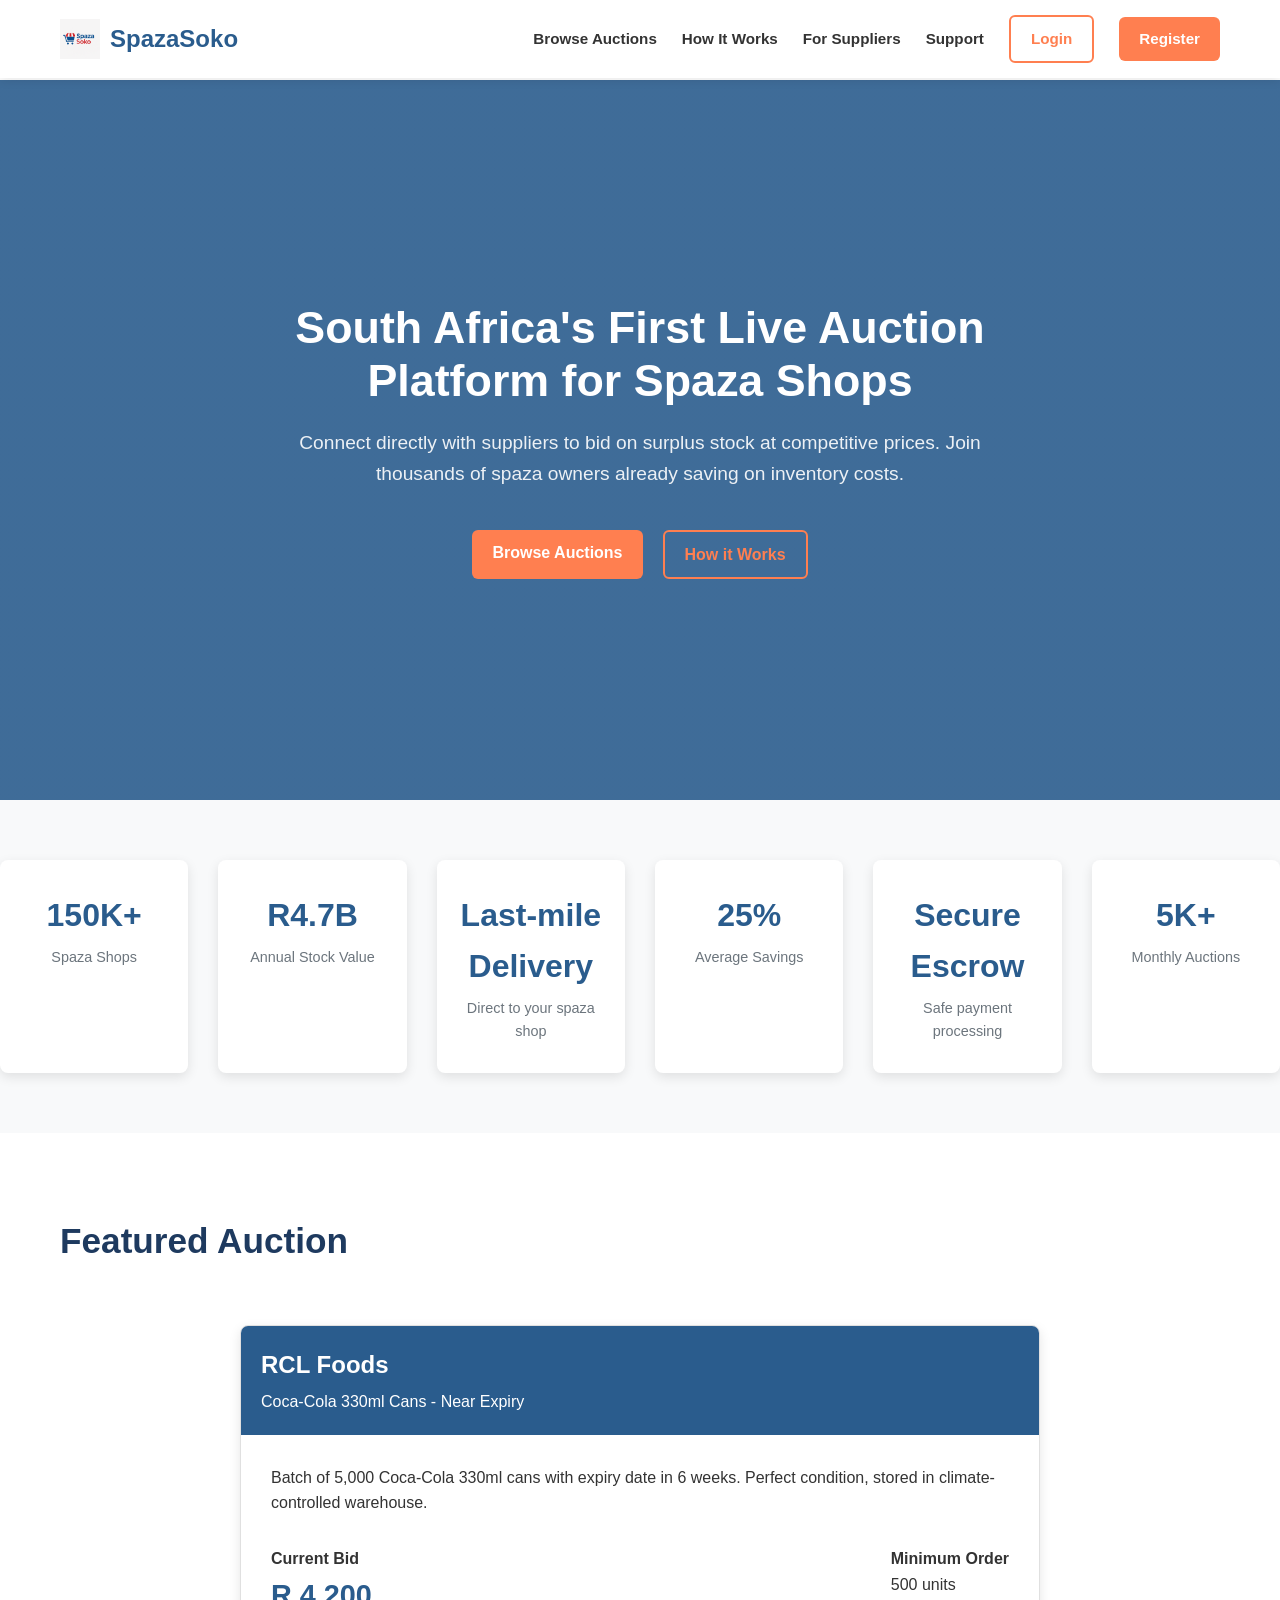
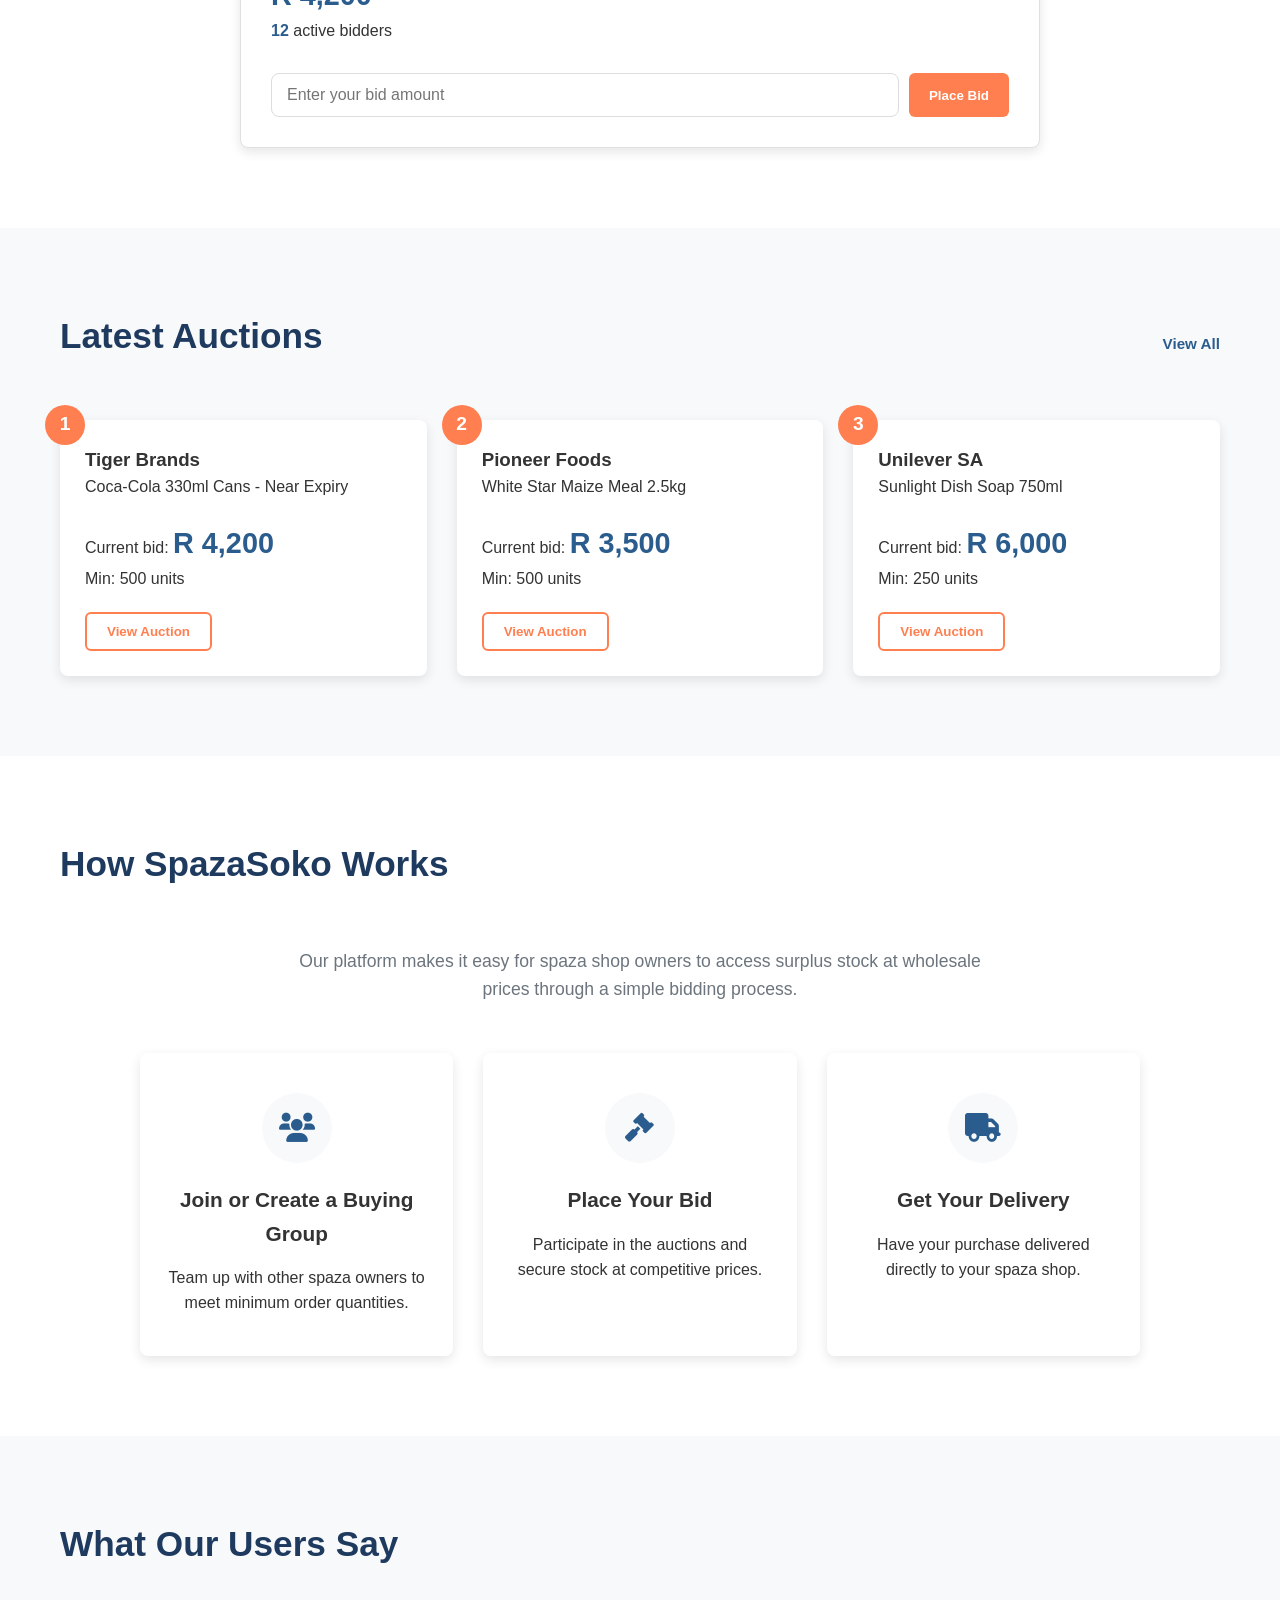
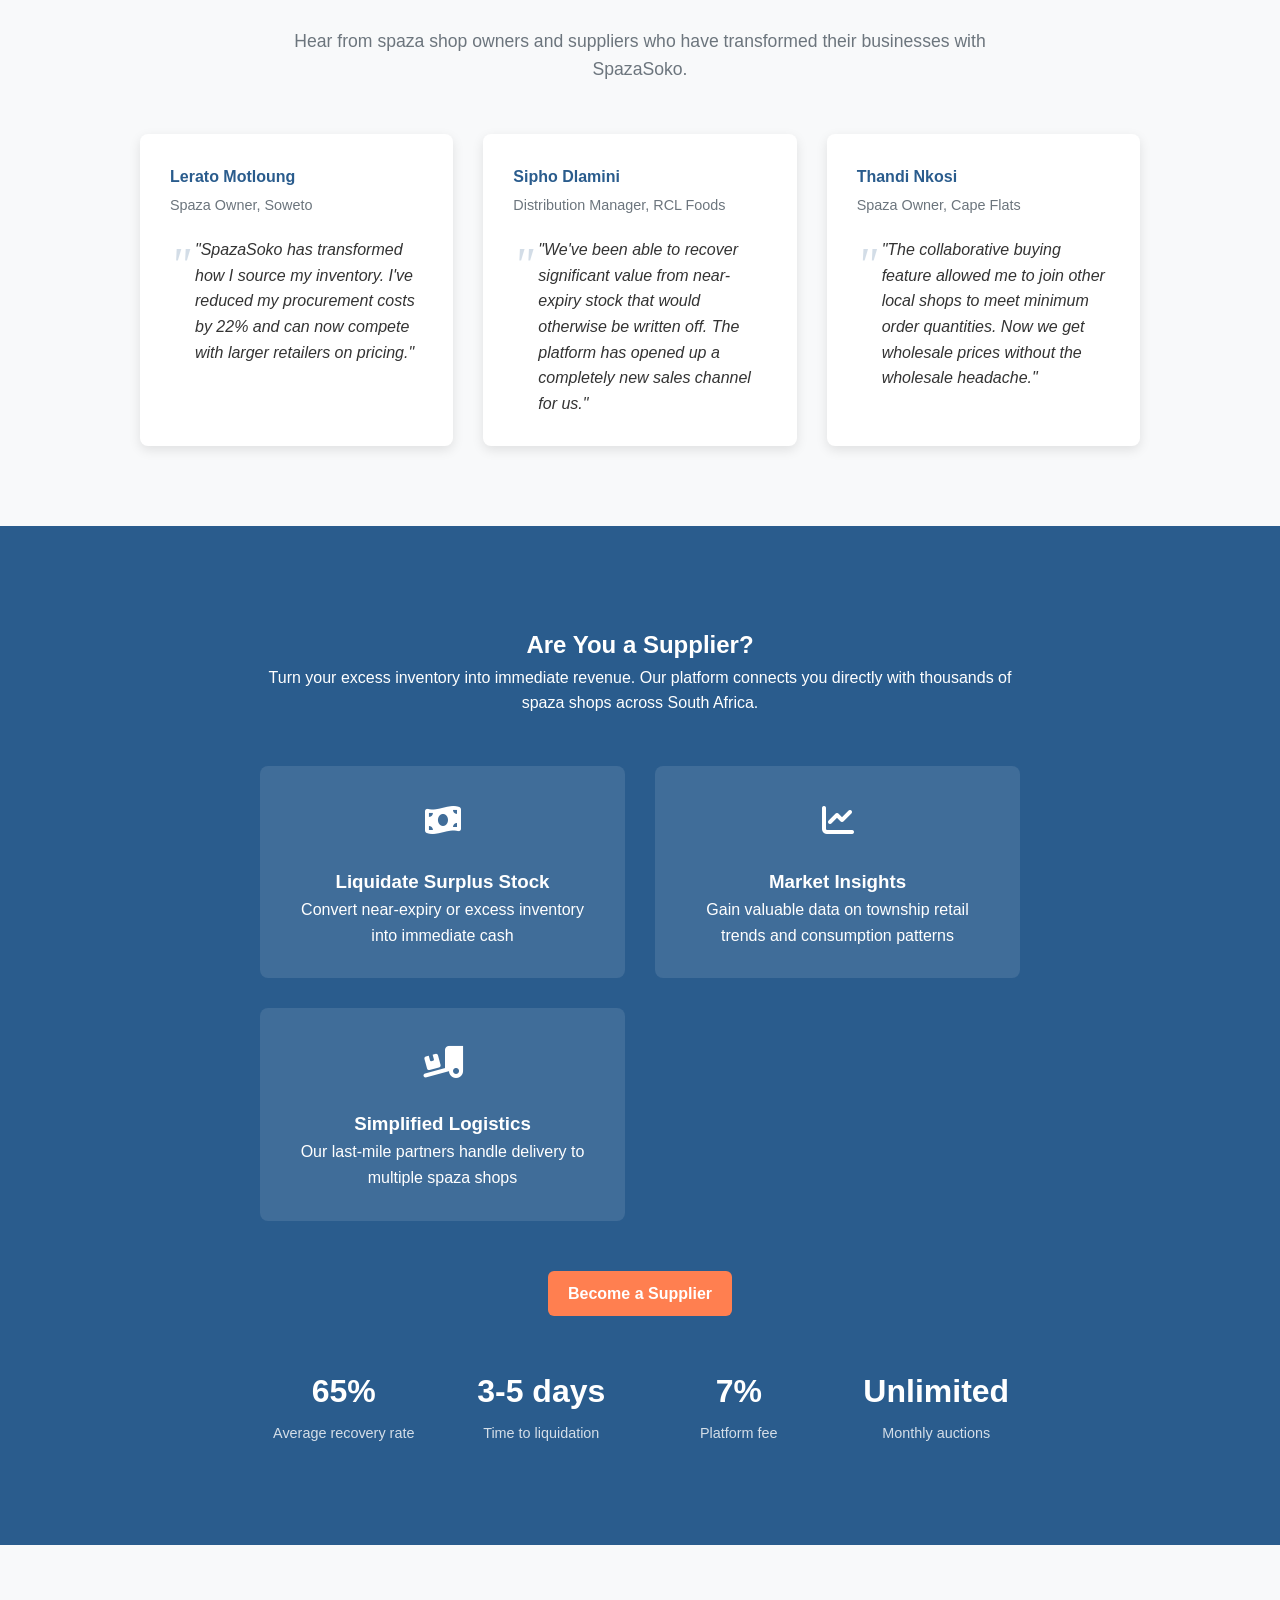
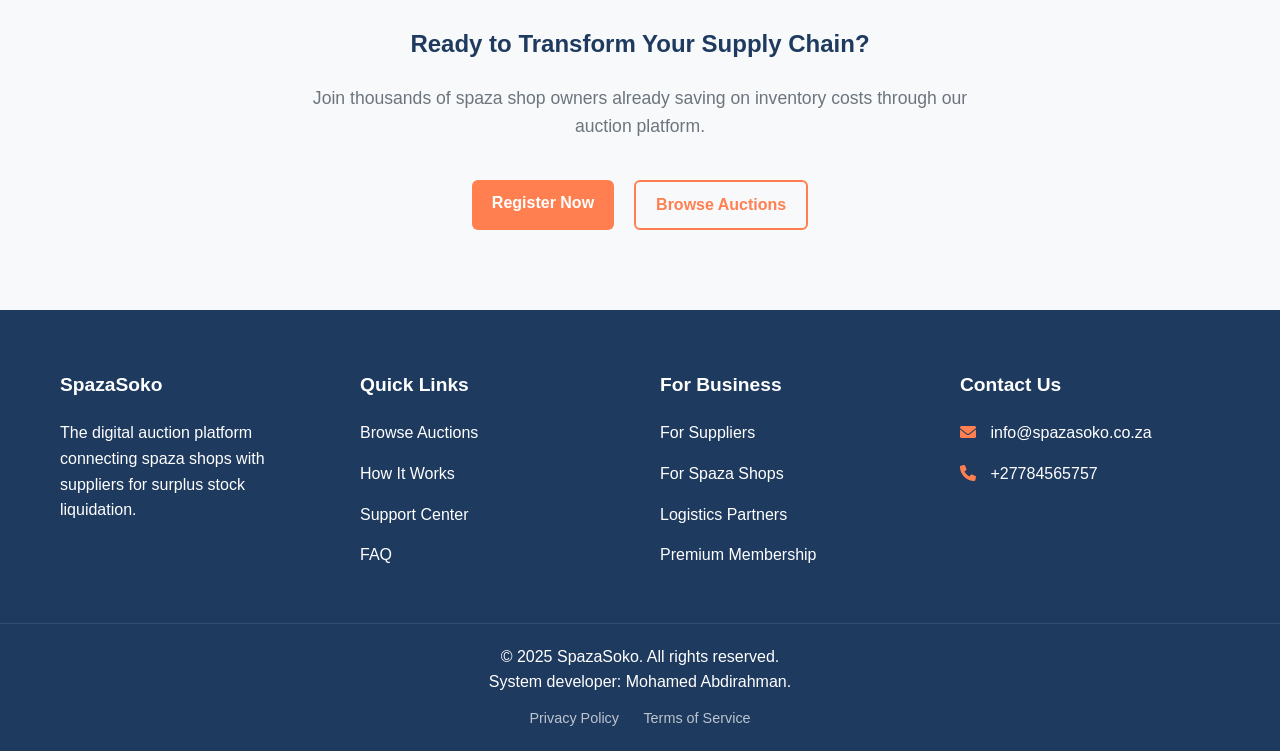
<file: index.html>
<!DOCTYPE html>
<html lang="en">
<head>
    <meta charset="UTF-8">
    <meta name="viewport" content="width=device-width, initial-scale=1.0">
    <title>SpazaSoko - Live Auction Platform for Spaza Shops</title>
    <link rel="stylesheet" href="style.css">
    <link rel="stylesheet" href="https://cdnjs.cloudflare.com/ajax/libs/font-awesome/6.0.0-beta3/css/all.min.css">
</head>
<body>
    <header>
        <nav>
            <div class="logo">
                <img src="logo.png" alt="SpazaSoko Logo">
                <span>SpazaSoko</span>
            </div>
            <ul class="nav-links">
                <li><a href="./brows.html">Browse Auctions</a></li>
                <li><a href="./work.html">How It Works</a></li>
                <li><a href="./supply.html">For Suppliers</a></li>
                <li><a href="support.html">Support</a></li>
                <li><a href="./login.html" class="btn-outline">Login</a></li>
                <li><a href="./signup.html" class="btn-primary">Register</a></li>
            </ul>
            <div class="burger">
                <i class="fas fa-bars"></i>
            </div>
        </nav>
    </header>

    <section class="hero">
        <div class="hero-content">
            <h1>South Africa's First Live Auction Platform for Spaza Shops</h1>
            <p>Connect directly with suppliers to bid on surplus stock at competitive prices. Join thousands of spaza owners already saving on inventory costs.</p>
            <div class="hero-buttons">
                <a href="#" class="btn-primary">Browse Auctions</a>
                <a href="#" class="btn-outline">How it Works</a>
            </div>
        </div>
    </section>

    <section class="stats">
        <div class="stats-container">
            <div class="stat-item">
                <h3>150K+</h3>
                <p>Spaza Shops</p>
            </div>
            <div class="stat-item">
                <h3>R4.7B</h3>
                <p>Annual Stock Value</p>
            </div>
            <div class="stat-item">
                <h3>Last-mile Delivery</h3>
                <p>Direct to your spaza shop</p>
            </div>
            <div class="stat-item">
                <h3>25%</h3>
                <p>Average Savings</p>
            </div>
            <div class="stat-item">
                <h3>Secure Escrow</h3>
                <p>Safe payment processing</p>
            </div>
            <div class="stat-item">
                <h3>5K+</h3>
                <p>Monthly Auctions</p>
            </div>
        </div>
    </section>

    <section class="featured-auction">
        <div class="section-header">
            <h2>Featured Auction</h2>
        </div>
        <div class="auction-card">
            <div class="auction-header">
                <h3>RCL Foods</h3>
                <p>Coca-Cola 330ml Cans - Near Expiry</p>
            </div>
            <div class="auction-details">
                <p>Batch of 5,000 Coca-Cola 330ml cans with expiry date in 6 weeks. Perfect condition, stored in climate-controlled warehouse.</p>
                <div class="auction-meta">
                    <div>
                        <h4>Current Bid</h4>
                        <p class="bid-amount">R 4,200</p>
                        <p><span class="active-bidders">12</span> active bidders</p>
                    </div>
                    <div>
                        <h4>Minimum Order</h4>
                        <p>500 units</p>
                    </div>
                </div>
                <div class="bid-form">
                    <input type="number" placeholder="Enter your bid amount">
                    <button class="btn-primary">Place Bid</button>
                </div>
            </div>
        </div>
    </section>

    <section class="latest-auctions">
        <div class="section-header">
            <h2>Latest Auctions</h2>
            <a href="#" class="view-all">View All</a>
        </div>
        <div class="auctions-grid">
            <div class="auction-item">
                <div class="auction-badge">1</div>
                <h3>Tiger Brands</h3>
                <p>Coca-Cola 330ml Cans - Near Expiry</p>
                <div class="auction-info">
                    <p>Current bid: <span class="bid-amount">R 4,200</span></p>
                    <p>Min: 500 units</p>
                </div>
                <button class="btn-outline">View Auction</button>
            </div>
            <div class="auction-item">
                <div class="auction-badge">2</div>
                <h3>Pioneer Foods</h3>
                <p>White Star Maize Meal 2.5kg</p>
                <div class="auction-info">
                    <p>Current bid: <span class="bid-amount">R 3,500</span></p>
                    <p>Min: 500 units</p>
                </div>
                <button class="btn-outline">View Auction</button>
            </div>
            <div class="auction-item">
                <div class="auction-badge">3</div>
                <h3>Unilever SA</h3>
                <p>Sunlight Dish Soap 750ml</p>
                <div class="auction-info">
                    <p>Current bid: <span class="bid-amount">R 6,000</span></p>
                    <p>Min: 250 units</p>
                </div>
                <button class="btn-outline">View Auction</button>
            </div>
        </div>
    </section>

    <section class="how-it-works">
        <div class="section-header">
            <h2>How SpazaSoko Works</h2>
        </div>
        <p class="section-description">Our platform makes it easy for spaza shop owners to access surplus stock at wholesale prices through a simple bidding process.</p>
        
        <div class="steps">
            <div class="step">
                <div class="step-icon">
                    <i class="fas fa-users"></i>
                </div>
                <h3>Join or Create a Buying Group</h3>
                <p>Team up with other spaza owners to meet minimum order quantities.</p>
            </div>
            <div class="step">
                <div class="step-icon">
                    <i class="fas fa-gavel"></i>
                </div>
                <h3>Place Your Bid</h3>
                <p>Participate in the auctions and secure stock at competitive prices.</p>
            </div>
            <div class="step">
                <div class="step-icon">
                    <i class="fas fa-truck"></i>
                </div>
                <h3>Get Your Delivery</h3>
                <p>Have your purchase delivered directly to your spaza shop.</p>
            </div>
        </div>
    </section>

    <section class="testimonials">
        <div class="section-header">
            <h2>What Our Users Say</h2>
        </div>
        <p class="section-description">Hear from spaza shop owners and suppliers who have transformed their businesses with SpazaSoko.</p>
        
        <div class="testimonial-cards">
            <div class="testimonial">
                <div class="user-info">
                    <h4>Lerato Motloung</h4>
                    <p>Spaza Owner, Soweto</p>
                </div>
                <p class="quote">"SpazaSoko has transformed how I source my inventory. I've reduced my procurement costs by 22% and can now compete with larger retailers on pricing."</p>
            </div>
            <div class="testimonial">
                <div class="user-info">
                    <h4>Sipho Dlamini</h4>
                    <p>Distribution Manager, RCL Foods</p>
                </div>
                <p class="quote">"We've been able to recover significant value from near-expiry stock that would otherwise be written off. The platform has opened up a completely new sales channel for us."</p>
            </div>
            <div class="testimonial">
                <div class="user-info">
                    <h4>Thandi Nkosi</h4>
                    <p>Spaza Owner, Cape Flats</p>
                </div>
                <p class="quote">"The collaborative buying feature allowed me to join other local shops to meet minimum order quantities. Now we get wholesale prices without the wholesale headache."</p>
            </div>
        </div>
    </section>

    <section class="supplier-cta">
        <div class="supplier-content">
            <h2>Are You a Supplier?</h2>
            <p>Turn your excess inventory into immediate revenue. Our platform connects you directly with thousands of spaza shops across South Africa.</p>
            
            <div class="benefits">
                <div class="benefit-item">
                    <div class="benefit-icon">
                        <i class="fas fa-money-bill-wave"></i>
                    </div>
                    <h3>Liquidate Surplus Stock</h3>
                    <p>Convert near-expiry or excess inventory into immediate cash</p>
                </div>
                <div class="benefit-item">
                    <div class="benefit-icon">
                        <i class="fas fa-chart-line"></i>
                    </div>
                    <h3>Market Insights</h3>
                    <p>Gain valuable data on township retail trends and consumption patterns</p>
                </div>
                <div class="benefit-item">
                    <div class="benefit-icon">
                        <i class="fas fa-truck-loading"></i>
                    </div>
                    <h3>Simplified Logistics</h3>
                    <p>Our last-mile partners handle delivery to multiple spaza shops</p>
                </div>
            </div>
            
            <a href="#" class="btn-primary">Become a Supplier</a>
            
            <div class="supplier-stats">
                <div class="stat">
                    <h3>65%</h3>
                    <p>Average recovery rate</p>
                </div>
                <div class="stat">
                    <h3>3-5 days</h3>
                    <p>Time to liquidation</p>
                </div>
                <div class="stat">
                    <h3>7%</h3>
                    <p>Platform fee</p>
                </div>
                <div class="stat">
                    <h3>Unlimited</h3>
                    <p>Monthly auctions</p>
                </div>
            </div>
        </div>
    </section>

    <section class="cta-section">
        <div class="cta-content">
            <h2>Ready to Transform Your Supply Chain?</h2>
            <p>Join thousands of spaza shop owners already saving on inventory costs through our auction platform.</p>
            <div class="cta-buttons">
                <a href="./signup.html" class="btn-primary">Register Now</a>
                <a href="#" class="btn-outline">Browse Auctions</a>
            </div>
        </div>
    </section>

    <footer>
        <div class="footer-content">
            <div class="footer-section">
                <h3>SpazaSoko</h3>
                <p>The digital auction platform connecting spaza shops with suppliers for surplus stock liquidation.</p>
            </div>
            <div class="footer-section">
                <h3>Quick Links</h3>
                <ul>
                    <li><a href="./brows.html">Browse Auctions</a></li>
                    <li><a href="./work.html">How It Works</a></li>
                    <li><a href="./support.html">Support Center</a></li>
                    <li><a href="#">FAQ</a></li>
                </ul>
            </div>
            <div class="footer-section">
                <h3>For Business</h3>
                <ul>
                    <li><a href="./supply.html">For Suppliers</a></li>
                    <li><a href="#">For Spaza Shops</a></li>
                    <li><a href="#">Logistics Partners</a></li>
                    <li><a href="#">Premium Membership</a></li>
                </ul>
            </div>
            <div class="footer-section">
                <h3>Contact Us</h3>
                <ul>
                    <li><i class="fas fa-envelope"></i> info@spazasoko.co.za</li>
                    <li><i class="fas fa-phone"></i> +27784565757</li>
                </ul>
            </div>
        </div>
        <div class="footer-bottom">
            <p>&copy; 2025 SpazaSoko. All rights reserved.</p>
            <p> System developer: Mohamed Abdirahman.</p>
            <div class="footer-links">
                <a href="#">Privacy Policy</a>
                <a href="#">Terms of Service</a>
            </div>
        </div>
    </footer>

    <script src="script.js"></script>
</body>
</html>
</file>
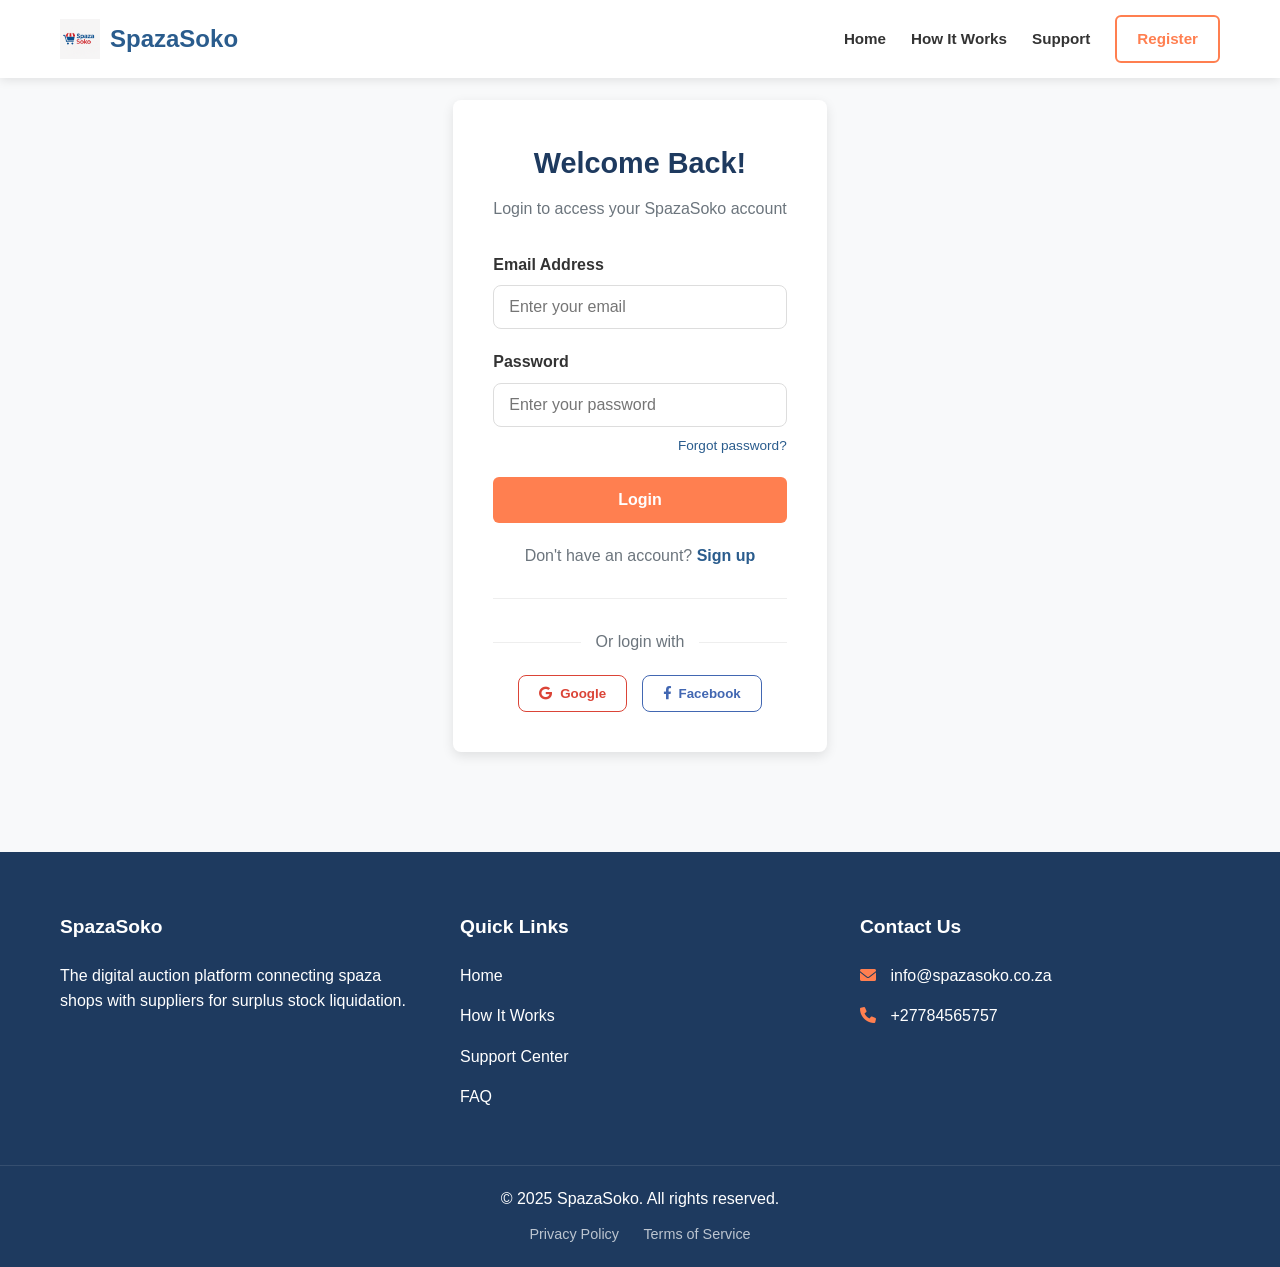
<file: login.html>
<!DOCTYPE html>
<html lang="en">
<head>
    <meta charset="UTF-8">
    <meta name="viewport" content="width=device-width, initial-scale=1.0">
    <title>Login - SpazaSoko</title>
    <link rel="stylesheet" href="./style.css">
    <link rel="stylesheet" href="https://cdnjs.cloudflare.com/ajax/libs/font-awesome/6.0.0-beta3/css/all.min.css">
</head>
<body>
    <header>
        <nav>
            <div class="logo">
                <img src="logo.png" alt="SpazaSoko Logo">
                <span>SpazaSoko</span>
            </div>
            <ul class="nav-links">
                <li><a href="index.html">Home</a></li>
                <li><a href="#">How It Works</a></li>
                <li><a href="#">Support</a></li>
                <li><a href="signup.html" class="btn-outline">Register</a></li>
            </ul>
            <div class="burger">
                <i class="fas fa-bars"></i>
            </div>
        </nav>
    </header>

    <section class="auth-section">
        <div class="auth-container">
            <div class="auth-header">
                <h2>Welcome Back!</h2>
                <p>Login to access your SpazaSoko account</p>
            </div>
            
            <form class="auth-form">
                <div class="form-group">
                    <label for="email">Email Address</label>
                    <input type="email" id="email" placeholder="Enter your email" required>
                </div>
                
                <div class="form-group">
                    <label for="password">Password</label>
                    <input type="password" id="password" placeholder="Enter your password" required>
                    <a href="#" class="forgot-password">Forgot password?</a>
                </div>
                
                <button type="submit" class="btn-primary btn-block">Login</button>
                
                <div class="auth-footer">
                    <p>Don't have an account? <a href="signup.html">Sign up</a></p>
                </div>
            </form>
            
            <div class="social-login">
                <p>Or login with</p>
                <div class="social-buttons">
                    <button class="btn-social google">
                        <i class="fab fa-google"></i> Google
                    </button>
                    <button class="btn-social facebook">
                        <i class="fab fa-facebook-f"></i> Facebook
                    </button>
                </div>
            </div>
        </div>
    </section>

    <footer>
        <div class="footer-content">
            <div class="footer-section">
                <h3>SpazaSoko</h3>
                <p>The digital auction platform connecting spaza shops with suppliers for surplus stock liquidation.</p>
            </div>
            <div class="footer-section">
                <h3>Quick Links</h3>
                <ul>
                    <li><a href="index.html">Home</a></li>
                    <li><a href="#">How It Works</a></li>
                    <li><a href="#">Support Center</a></li>
                    <li><a href="#">FAQ</a></li>
                </ul>
            </div>
            <div class="footer-section">
                <h3>Contact Us</h3>
                <ul>
                    <li><i class="fas fa-envelope"></i> info@spazasoko.co.za</li>
                    <li><i class="fas fa-phone"></i> +27784565757</li>
                </ul>
            </div>
        </div>
        <div class="footer-bottom">
            <p>&copy; 2025 SpazaSoko. All rights reserved.</p>
            <div class="footer-links">
                <a href="#">Privacy Policy</a>
                <a href="#">Terms of Service</a>
            </div>
        </div>
    </footer>

    <script src="script.js"></script>
</body>
</html>
</file>
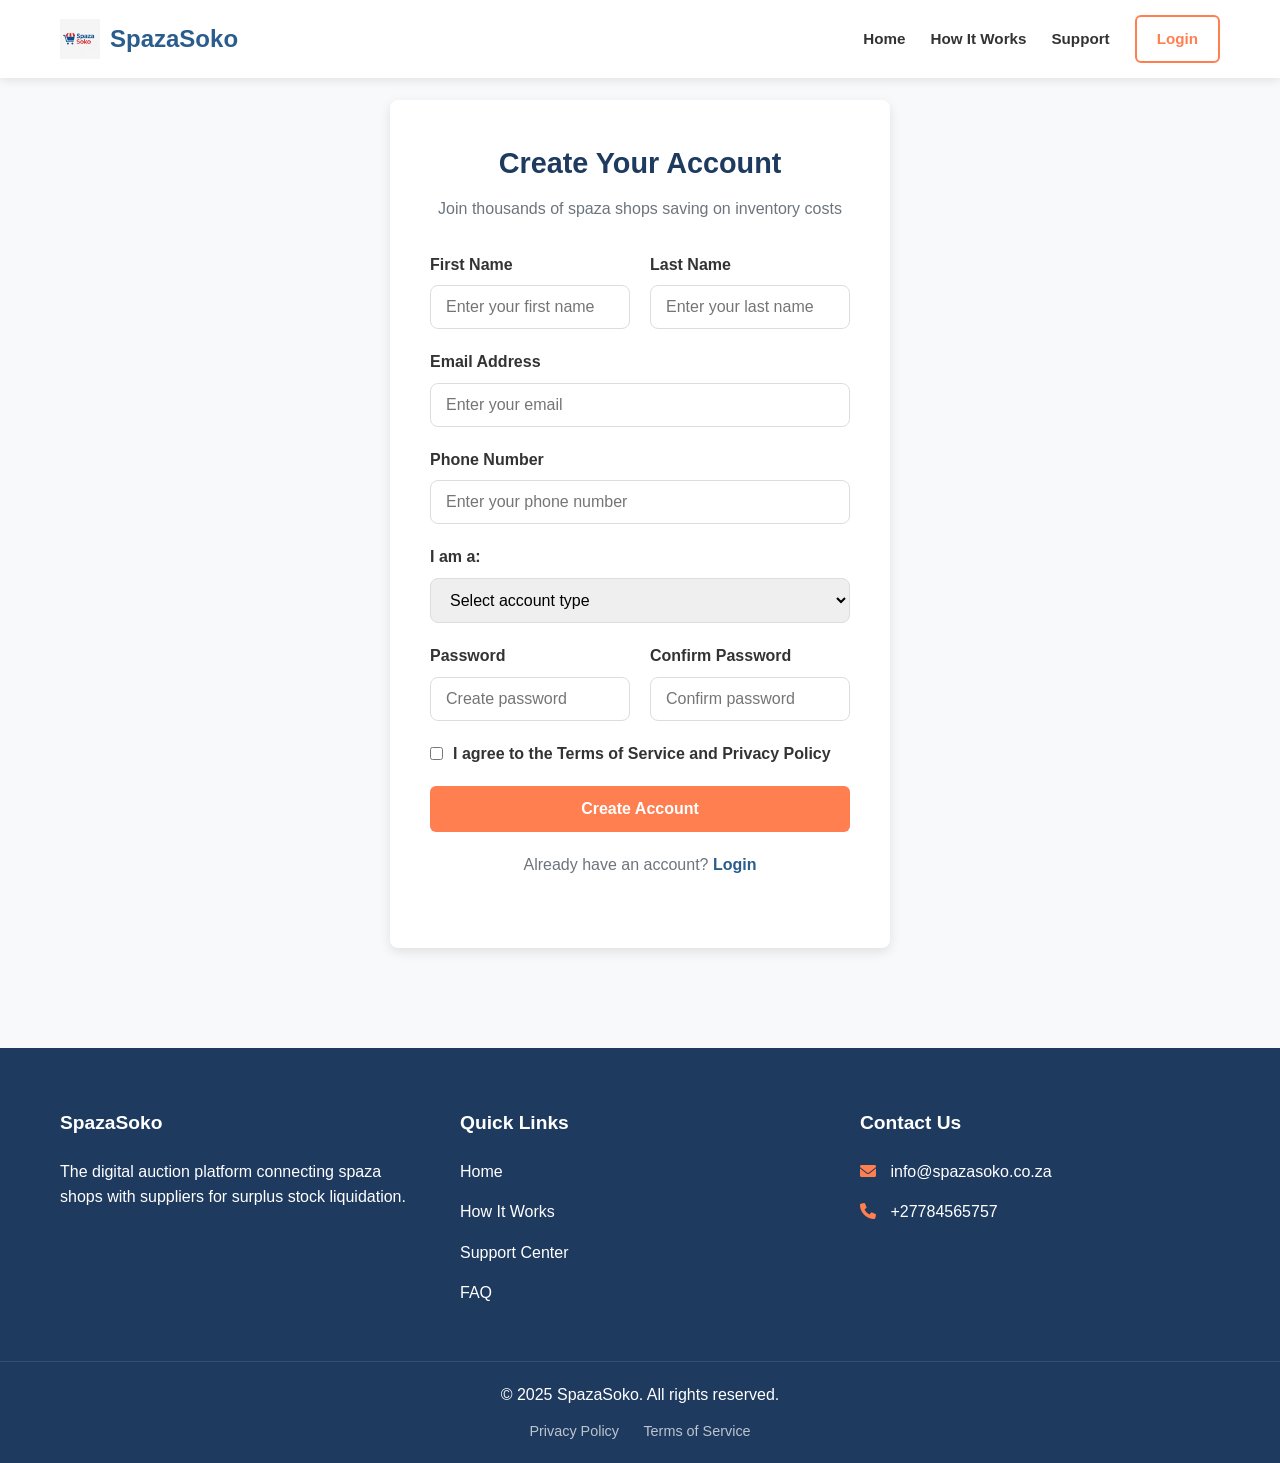
<file: signup.html>
<!DOCTYPE html>
<html lang="en">
<head>
    <meta charset="UTF-8">
    <meta name="viewport" content="width=device-width, initial-scale=1.0">
    <title>Register - SpazaSoko</title>
    <link rel="stylesheet" href="style.css">
    <link rel="stylesheet" href="https://cdnjs.cloudflare.com/ajax/libs/font-awesome/6.0.0-beta3/css/all.min.css">
</head>
<body>
    <header>
        <nav>
            <div class="logo">
                <img src="logo.png" alt="SpazaSoko Logo">
                <span>SpazaSoko</span>
            </div>
            <ul class="nav-links">
                <li><a href="index.html">Home</a></li>
                <li><a href="#">How It Works</a></li>
                <li><a href="#">Support</a></li>
                <li><a href="login.html" class="btn-outline">Login</a></li>
            </ul>
            <div class="burger">
                <i class="fas fa-bars"></i>
            </div>
        </nav>
    </header>

    <section class="auth-section">
        <div class="auth-container">
            <div class="auth-header">
                <h2>Create Your Account</h2>
                <p>Join thousands of spaza shops saving on inventory costs</p>
            </div>
            
            <form class="auth-form">
                <div class="form-row">
                    <div class="form-group">
                        <label for="first-name">First Name</label>
                        <input type="text" id="first-name" placeholder="Enter your first name" required>
                    </div>
                    <div class="form-group">
                        <label for="last-name">Last Name</label>
                        <input type="text" id="last-name" placeholder="Enter your last name" required>
                    </div>
                </div>
                
                <div class="form-group">
                    <label for="email">Email Address</label>
                    <input type="email" id="email" placeholder="Enter your email" required>
                </div>
                
                <div class="form-group">
                    <label for="phone">Phone Number</label>
                    <input type="tel" id="phone" placeholder="Enter your phone number" required>
                </div>
                
                <div class="form-group">
                    <label for="user-type">I am a:</label>
                    <select id="user-type" required>
                        <option value="">Select account type</option>
                        <option value="spaza-owner">Spaza Shop Owner</option>
                        <option value="supplier">Supplier</option>
                        <option value="buying-group">Buying Group</option>
                    </select>
                </div>
                
                <div class="form-row">
                    <div class="form-group">
                        <label for="password">Password</label>
                        <input type="password" id="password" placeholder="Create password" required>
                    </div>
                    <div class="form-group">
                        <label for="confirm-password">Confirm Password</label>
                        <input type="password" id="confirm-password" placeholder="Confirm password" required>
                    </div>
                </div>
                
                <div class="form-group terms">
                    <input type="checkbox" id="terms" required>
                    <label for="terms">I agree to the <a href="#">Terms of Service</a> and <a href="#">Privacy Policy</a></label>
                </div>
                
                <button type="submit" class="btn-primary btn-block">Create Account</button>
                
                <div class="auth-footer">
                    <p>Already have an account? <a href="login.html">Login</a></p>
                </div>
            </form>
        </div>
    </section>

    <footer>
        <div class="footer-content">
            <div class="footer-section">
                <h3>SpazaSoko</h3>
                <p>The digital auction platform connecting spaza shops with suppliers for surplus stock liquidation.</p>
            </div>
            <div class="footer-section">
                <h3>Quick Links</h3>
                <ul>
                    <li><a href="index.html">Home</a></li>
                    <li><a href="#">How It Works</a></li>
                    <li><a href="#">Support Center</a></li>
                    <li><a href="#">FAQ</a></li>
                </ul>
            </div>
            <div class="footer-section">
                <h3>Contact Us</h3>
                <ul>
                    <li><i class="fas fa-envelope"></i> info@spazasoko.co.za</li>
                    <li><i class="fas fa-phone"></i> +27784565757</li>
                </ul>
            </div>
        </div>
        <div class="footer-bottom">
            <p>&copy; 2025 SpazaSoko. All rights reserved.</p>
            <div class="footer-links">
                <a href="#">Privacy Policy</a>
                <a href="#">Terms of Service</a>
            </div>
        </div>
    </footer>

    <script src="script.js"></script>
</body>
</html>
</file>
<file: style.css>
/* Global Styles */
:root {
    --primary-color: #2A5C8D;
    --secondary-color: #3A7CB9;
    --accent-color: #FF7F50;
    --dark-color: #1E3A5F;
    --light-color: #F8F9FA;
    --text-color: #333;
    --text-light: #6C757D;
    --success-color: #28A745;
    --warning-color: #FFC107;
    --danger-color: #DC3545;
    --border-radius: 8px;
    --box-shadow: 0 4px 12px rgba(0, 0, 0, 0.1);
}

* {
    margin: 0;
    padding: 0;
    box-sizing: border-box;
}

body {
    font-family: 'Segoe UI', 'Roboto', sans-serif;
    line-height: 1.6;
    color: var(--text-color);
    background-color: white;
}

a {
    text-decoration: none;
    color: inherit;
}

.container {
    max-width: 1200px;
    margin: 0 auto;
    padding: 0 20px;
}

.btn-primary {
    display: inline-block;
    background-color: var(--primary-color);
    color: white;
    padding: 12px 24px;
    border-radius: var(--border-radius);
    font-weight: 600;
    transition: all 0.3s ease;
    border: none;
    cursor: pointer;
}

.btn-primary:hover {
    background-color: var(--secondary-color);
    transform: translateY(-2px);
    box-shadow: var(--box-shadow);
}

.btn-outline {
    display: inline-block;
    background-color: transparent;
    color: var(--primary-color);
    padding: 12px 24px;
    border-radius: var(--border-radius);
    font-weight: 600;
    border: 2px solid var(--primary-color);
    transition: all 0.3s ease;
    cursor: pointer;
}

.btn-outline:hover {
    background-color: var(--primary-color);
    color: white;
    transform: translateY(-2px);
    box-shadow: var(--box-shadow);
}

section {
    padding: 80px 0;
}

.section-header {
    text-align: center;
    margin-bottom: 40px;
}

.section-header h2 {
    font-size: 2.2rem;
    color: var(--dark-color);
    margin-bottom: 15px;
}

.section-description {
    max-width: 700px;
    margin: 0 auto 50px;
    text-align: center;
    color: var(--text-light);
    font-size: 1.1rem;
}

/* Header Styles */
header {
    background-color: white;
    box-shadow: 0 2px 10px rgba(0, 0, 0, 0.1);
    position: fixed;
    width: 100%;
    top: 0;
    z-index: 1000;
}

nav {
    display: flex;
    justify-content: space-between;
    align-items: center;
    padding: 15px 0;
    max-width: 1200px;
    margin: 0 auto;
    padding: 15px 20px;
}

.logo {
    display: flex;
    align-items: center;
    font-size: 1.5rem;
    font-weight: 700;
    color: var(--primary-color);
}

.logo img {
    height: 40px;
    margin-right: 10px;
}

.nav-links {
    display: flex;
    list-style: none;
    align-items: center;
}

.nav-links li {
    margin-left: 25px;
}

.nav-links a {
    font-weight: 600;
    transition: color 0.3s ease;
    font-size: 0.95rem;
}

.nav-links a:hover {
    color: var(--primary-color);
}

.burger {
    display: none;
    cursor: pointer;
    font-size: 1.5rem;
    color: var(--primary-color);
}

/* Hero Section */
.hero {
    background: linear-gradient(rgba(42, 92, 141, 0.9), rgba(42, 92, 141, 0.9)), url('https://images.unsplash.com/photo-1581092918056-0c4c3acd3789?ixlib=rb-1.2.1&auto=format&fit=crop&w=1350&q=80') no-repeat center center/cover;
    height: 80vh;
    display: flex;
    align-items: center;
    color: white;
    text-align: center;
    margin-top: 80px;
}

.hero-content {
    max-width: 800px;
    margin: 0 auto;
    padding: 0 20px;
}

.hero h1 {
    color: white;
    margin-bottom: 20px;
    font-size: 2.8rem;
    line-height: 1.2;
}

.hero p {
    color: rgba(255, 255, 255, 0.9);
    font-size: 1.2rem;
    margin-bottom: 40px;
}

.hero-buttons {
    display: flex;
    justify-content: center;
    gap: 20px;
    
}

/* Stats Section */
.stats {
    background-color: var(--light-color);
    padding: 60px 0;
}

.stats-container {
    display: grid;
    grid-template-columns: repeat(auto-fit, minmax(150px, 1fr));
    gap: 30px;
    text-align: center;
}

.stat-item {
    background-color: white;
    padding: 30px 20px;
    border-radius: var(--border-radius);
    box-shadow: var(--box-shadow);
}

.stat-item h3 {
    font-size: 2rem;
    color: var(--primary-color);
    margin-bottom: 5px;
}

.stat-item p {
    color: var(--text-light);
    font-size: 0.9rem;
}

/* Featured Auction */
.featured-auction {
    background-color: white;
}

.auction-card {
    background-color: white;
    border-radius: var(--border-radius);
    overflow: hidden;
    max-width: 800px;
    margin: 0 auto;
    box-shadow: var(--box-shadow);
    border: 1px solid #e0e0e0;
}

.auction-header {
    background-color: var(--primary-color);
    color: white;
    padding: 20px;
}

.auction-header h3 {
    margin-bottom: 5px;
    font-size: 1.5rem;
}

.auction-details {
    padding: 30px;
}

.auction-meta {
    display: flex;
    justify-content: space-between;
    margin: 30px 0;
}

.bid-amount {
    font-size: 1.8rem;
    font-weight: 700;
    color: var(--primary-color);
}

.active-bidders {
    font-weight: 700;
    color: var(--primary-color);
}

.bid-form {
    display: flex;
    gap: 10px;
    margin-top: 20px;
}

.bid-form input {
    flex: 1;
    padding: 12px 15px;
    border: 1px solid #ddd;
    border-radius: var(--border-radius);
    font-size: 1rem;
}

/* Latest Auctions */
.latest-auctions {
    background-color: var(--light-color);
}

.section-header {
    display: flex;
    justify-content: space-between;
    align-items: center;
    max-width: 1200px;
    margin: 0 auto 40px;
    padding: 0 20px;
}

.view-all {
    color: var(--primary-color);
    font-weight: 600;
    font-size: 0.95rem;
}

.auctions-grid {
    display: grid;
    grid-template-columns: repeat(auto-fit, minmax(300px, 1fr));
    gap: 30px;
    max-width: 1200px;
    margin: 0 auto;
    padding: 0 20px;
}

.auction-item {
    background-color: white;
    padding: 25px;
    border-radius: var(--border-radius);
    box-shadow: var(--box-shadow);
    transition: transform 0.3s ease;
    position: relative;
}

.auction-item:hover {
    transform: translateY(-5px);
}

.auction-badge {
    position: absolute;
    top: -15px;
    left: -15px;
    background-color: var(--accent-color);
    color: white;
    width: 40px;
    height: 40px;
    border-radius: 50%;
    display: flex;
    align-items: center;
    justify-content: center;
    font-weight: 700;
    font-size: 1.2rem;
}

.auction-info {
    margin: 20px 0;
}

.auction-info span {
    font-weight: 700;
    color: var(--primary-color);
}

/* How It Works */
.how-it-works {
    background-color: white;
}

.steps {
    display: grid;
    grid-template-columns: repeat(auto-fit, minmax(250px, 1fr));
    gap: 30px;
    max-width: 1000px;
    margin: 0 auto;
}

.step {
    background-color: white;
    padding: 40px 25px;
    border-radius: var(--border-radius);
    box-shadow: var(--box-shadow);
    text-align: center;
    transition: transform 0.3s ease;
}

.step:hover {
    transform: translateY(-5px);
}

.step-icon {
    background-color: var(--light-color);
    color: var(--primary-color);
    width: 70px;
    height: 70px;
    border-radius: 50%;
    display: flex;
    align-items: center;
    justify-content: center;
    margin: 0 auto 20px;
    font-size: 1.8rem;
}

.step h3 {
    margin-bottom: 15px;
    font-size: 1.3rem;
}

/* Testimonials */
.testimonials {
    background-color: var(--light-color);
}

.testimonial-cards {
    display: grid;
    grid-template-columns: repeat(auto-fit, minmax(300px, 1fr));
    gap: 30px;
    max-width: 1000px;
    margin: 0 auto;
}

.testimonial {
    background-color: white;
    padding: 30px;
    border-radius: var(--border-radius);
    box-shadow: var(--box-shadow);
    text-align: left;
}

.user-info {
    margin-bottom: 20px;
}

.user-info h4 {
    margin-bottom: 5px;
    color: var(--primary-color);
}

.user-info p {
    color: var(--text-light);
    font-size: 0.9rem;
}

.quote {
    font-style: italic;
    position: relative;
    padding-left: 25px;
    color: var(--text-color);
}

.quote::before {
    content: '"';
    position: absolute;
    left: 0;
    top: -10px;
    font-size: 3rem;
    color: var(--primary-color);
    opacity: 0.2;
    font-family: Georgia, serif;
}

/* Supplier CTA */
.supplier-cta {
    background-color: var(--primary-color);
    color: white;
    text-align: center;
    padding: 100px 0;
}

.supplier-content {
    max-width: 800px;
    margin: 0 auto;
    padding: 0 20px;
}

.supplier-content h2, .supplier-content p {
    color: white;
}

.benefits {
    display: grid;
    grid-template-columns: repeat(auto-fit, minmax(250px, 1fr));
    gap: 30px;
    margin: 50px 0;
}

.benefit-item {
    background-color: rgba(255, 255, 255, 0.1);
    padding: 30px;
    border-radius: var(--border-radius);
    transition: transform 0.3s ease;
}

.benefit-item:hover {
    transform: translateY(-5px);
}

.benefit-icon {
    font-size: 2rem;
    margin-bottom: 20px;
    color: white;
}

.supplier-stats {
    display: grid;
    grid-template-columns: repeat(auto-fit, minmax(150px, 1fr));
    gap: 30px;
    margin-top: 50px;
}

.supplier-stats .stat h3 {
    font-size: 2rem;
    margin-bottom: 5px;
    color: white;
}

.supplier-stats .stat p {
    color: rgba(255, 255, 255, 0.8);
    font-size: 0.9rem;
}

/* CTA Section */
.cta-section {
    background-color: var(--light-color);
    text-align: center;
    padding: 80px 0;
}

.cta-content {
    max-width: 700px;
    margin: 0 auto;
    padding: 0 20px;
}

.cta-content h2 {
    color: var(--dark-color);
    margin-bottom: 20px;
}

.cta-content p {
    color: var(--text-light);
    margin-bottom: 40px;
    font-size: 1.1rem;
}

.cta-buttons {
    display: flex;
    justify-content: center;
    gap: 20px;
}

/* Footer */
footer {
    background-color: var(--dark-color);
    color: white;
    padding: 60px 0 0;
}

.footer-content {
    display: grid;
    grid-template-columns: repeat(auto-fit, minmax(200px, 1fr));
    gap: 40px;
    max-width: 1200px;
    margin: 0 auto;
    padding: 0 20px;
}

.footer-section h3 {
    color: white;
    margin-bottom: 20px;
    font-size: 1.2rem;
}

.footer-section ul {
    list-style: none;
}

.footer-section ul li {
    margin-bottom: 15px;
}

.footer-section ul li i {
    margin-right: 10px;
    color: var(--accent-color);
}

.footer-bottom {
    border-top: 1px solid rgba(255, 255, 255, 0.1);
    padding: 20px 0;
    text-align: center;
    margin-top: 40px;
}

.footer-links {
    margin-top: 10px;
}

.footer-links a {
    margin: 0 10px;
    color: rgba(255, 255, 255, 0.7);
    font-size: 0.9rem;
}

.footer-links a:hover {
    color: white;
}

/* Responsive Styles */
@media (max-width: 992px) {
    section {
        padding: 60px 0;
    }
    
    .hero h1 {
        font-size: 2.4rem;
    }
}

@media (max-width: 768px) {
    .nav-links {
        display: none;
        position: absolute;
        top: 80px;
        left: 0;
        width: 100%;
        background-color: white;
        flex-direction: column;
        align-items: center;
        padding: 20px 0;
        box-shadow: 0 5px 10px rgba(0, 0, 0, 0.1);
    }

    .nav-links.active {
        display: flex;
    }

    .nav-links li {
        margin: 15px 0;
    }

    .burger {
        display: block;
    }

    .hero {
        height: auto;
        padding: 120px 0 80px;
    }

    .hero h1 {
        font-size: 2rem;
    }

    .hero-buttons, .cta-buttons {
        flex-direction: column;
        align-items: center;
    }

    .btn-primary, .btn-outline {
        width: 100%;
        max-width: 250px;
        margin-bottom: 15px;
    }

    .section-header {
        flex-direction: column;
        text-align: center;
        gap: 15px;
    }

    .auction-meta {
        flex-direction: column;
        gap: 20px;
    }

    .bid-form {
        flex-direction: column;
    }
}

@media (max-width: 576px) {
    .stats-container {
        grid-template-columns: repeat(2, 1fr);
    }
    
    .hero h1 {
        font-size: 1.8rem;
    }
    
    .section-header h2 {
        font-size: 1.8rem;
    }
}
.btn-primary {
    background-color: #FF7F50;
    color: white;
    padding: 10px 20px;
    border: none;
    border-radius: 6px;
    text-decoration: none;
    display: inline-block;
  }
  
  .btn-primary:hover {
    background-color: #e76f44; /* slightly darker coral for hover effect */
  }
  
  .btn-outline {
    background-color: transparent;
    color: #FF7F50;
    border: 2px solid #FF7F50;
    padding: 10px 20px;
    border-radius: 6px;
    text-decoration: none;
    display: inline-block;
  }
  
  .btn-outline:hover {
    background-color: #FF7F50;
    color: white;
  }
  /* Auth Section Styles */
.auth-section {
    padding: 100px 0;
    background-color: var(--light-color);
    min-height: calc(100vh - 80px);
    display: flex;
    align-items: center;
}

.auth-container {
    max-width: 500px;
    margin: 0 auto;
    background-color: white;
    padding: 40px;
    border-radius: var(--border-radius);
    box-shadow: var(--box-shadow);
}

.auth-header {
    text-align: center;
    margin-bottom: 30px;
}

.auth-header h2 {
    color: var(--dark-color);
    margin-bottom: 10px;
    font-size: 1.8rem;
}

.auth-header p {
    color: var(--text-light);
}

.auth-form {
    margin-bottom: 30px;
}

.form-group {
    margin-bottom: 20px;
}

.form-group label {
    display: block;
    margin-bottom: 8px;
    font-weight: 600;
    color: var(--text-color);
}

.form-group input,
.form-group select {
    width: 100%;
    padding: 12px 15px;
    border: 1px solid #ddd;
    border-radius: var(--border-radius);
    font-size: 1rem;
    transition: border-color 0.3s ease;
}

.form-group input:focus,
.form-group select:focus {
    border-color: var(--primary-color);
    outline: none;
}

.form-row {
    display: flex;
    gap: 20px;
}

.form-row .form-group {
    flex: 1;
}

.forgot-password {
    display: block;
    text-align: right;
    margin-top: 8px;
    font-size: 0.85rem;
    color: var(--primary-color);
}

.btn-block {
    display: block;
    width: 100%;
    padding: 14px;
    font-size: 1rem;
}

.auth-footer {
    text-align: center;
    margin-top: 20px;
    color: var(--text-light);
}

.auth-footer a {
    color: var(--primary-color);
    font-weight: 600;
}

.social-login {
    text-align: center;
    border-top: 1px solid #eee;
    padding-top: 30px;
}

.social-login p {
    margin-bottom: 20px;
    color: var(--text-light);
    position: relative;
}

.social-login p::before,
.social-login p::after {
    content: "";
    position: absolute;
    top: 50%;
    width: 30%;
    height: 1px;
    background-color: #eee;
}

.social-login p::before {
    left: 0;
}

.social-login p::after {
    right: 0;
}

.btn-social {
    display: inline-flex;
    align-items: center;
    justify-content: center;
    padding: 10px 20px;
    border-radius: var(--border-radius);
    font-weight: 600;
    margin: 0 5px;
    border: 1px solid #ddd;
    background-color: white;
    cursor: pointer;
    transition: all 0.3s ease;
}

.btn-social i {
    margin-right: 8px;
}

.btn-social.google {
    color: #DB4437;
    border-color: #DB4437;
}

.btn-social.google:hover {
    background-color: #DB4437;
    color: white;
}

.btn-social.facebook {
    color: #4267B2;
    border-color: #4267B2;
}

.btn-social.facebook:hover {
    background-color: #4267B2;
    color: white;
}

.terms {
    display: flex;
    align-items: center;
}

.terms input {
    margin-right: 10px;
    width: auto;
}

.terms label {
    margin-bottom: 0;
}

/* Responsive Adjustments */
@media (max-width: 768px) {
    .auth-container {
        padding: 30px 20px;
    }
    
    .form-row {
        flex-direction: column;
        gap: 0;
    }
    
    .social-buttons {
        display: flex;
        flex-direction: column;
        gap: 10px;
    }
    
    .btn-social {        margin: 0;
    }
}
</file>
